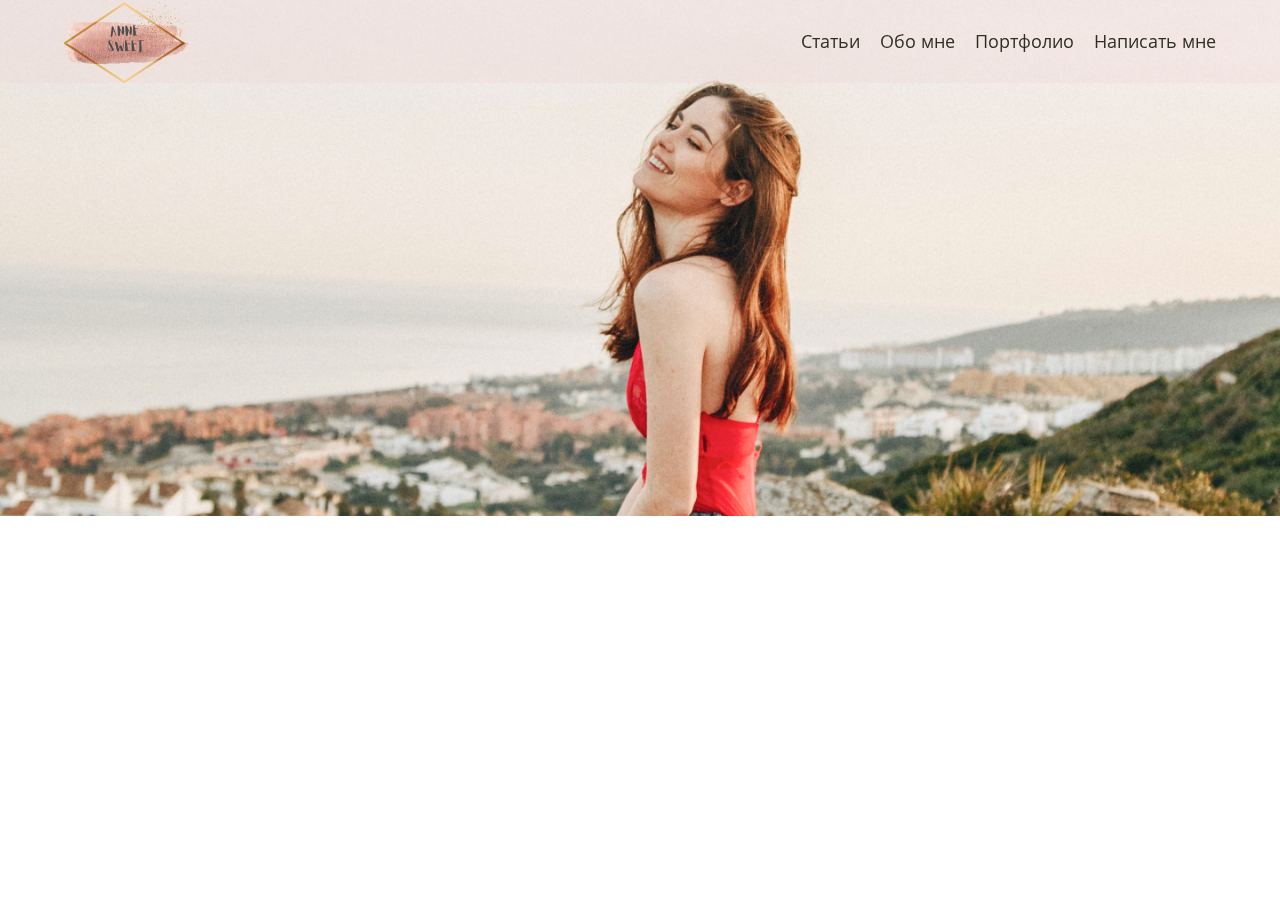
<file: index.html>
<!DOCTYPE html>
<html lang="ru">

<head>
  <meta charset="UTF-8">
  <meta name="viewport" content="width=device-width, initial-scale=1">
  <link rel="stylesheet" href="css/style.css">
  <title>Blog_Anne-Sweet</title>
</head>

<body>
  <div class="wrapper">
    <header class="header">
      <div class="header__container wrapper-content">
        <a class="logo-link" href="index.html">
          <img class="logo-img" src="img/logo.svg" width="130" alt="Anne Sweet">
        </a>
        <div class="header__menu menu">
          <div class="menu__icon">
            <span></span>
          </div>
          <nav class="menu__body">
            <ul class="menu__list">
              <li>
                <a class="menu__link" href="#article">Статьи</a>
                <span class="menu__arrow"></span>
                <ul class="menu__sub-list">
                  <li><a href="#" class="menu__sub-link">Путешествия</a></li>
                  <li><a href="#" class="menu__sub-link">О еде</a></li>
                  <li><a href="#" class="menu__sub-link">Истории</a></li>
                </ul>
              </li>
              <li><a class="menu__link" href="#about">Обо мне</a></li>
              <li><a class="menu__link" href="#portfolio">Портфолио</a></li>
              <li><a class="menu__link" href="#form">Написать мне</a></li>
            </ul>
          </nav>
        </div>
      </div>
    </header>
    <img src="img/Anne-travel.jpg" width="1440" height="581"
      alt="Улыбающаяся девушка, стоящая в полоборота на фона города и моря, которые находится внизу"
      class="main-poster">
  </div>
  <!--
  <main>
    <section class="articles section-wrapper" id="article">
        <div class="wrapper-content">
          <header class="section-header">
          <h2 class="section-title">Все статьи</h2>
          <div class="select">
            <select name="articles-filter" class="select-article">
              <option value="all" selected>Выбрать тему</option>
              <option value="travel">Путешествия</option>
              <option value="city">Город</option>
              <option value="books">Книги</option>
              <option value="photo">Фотографии</option>
              <option value="recipe">Рецепты</option>
              <option value="all">Все темы</option>
            </select>
          </div>
        </header>
          <ul class="articles-list">
          <li class="article-item" data-category="travel">
            <a class="blog-post" href="article.html">
              <img src="img/Berlin.jpg" alt="Улицы Берлина в августе" class="img-post">
              <h3 class="title-post">Путешествие в Берлин в августе</h3>
              <p class="text">Летний месяц я провела в столице Германии вместе с друзьями. И вот как это было!</p>
              <div class="wrapper-caption">
                <p class="tag">Теги: путешествия</p>
                <time class="date" datetime="2020-09-29">29.09.2020</time>
              </div>
            </a>
          </li>
          <li class="article-item" data-category="city">
            <a class="blog-post" href="article.html">
              <img src="img/Coldbrew.jpg" alt="Фотогеничное кофе в Москве" class="img-post">
              <h3 class="title-post">Где выпить колдбрю в Москве</h3>
              <p class="text">Собрала для вас список любимых кофеен,<br>где подают лучший летний напиток.</p>
              <div class="wrapper-caption">
                <p class="tag">Теги: город</p>
                <time class="date" datetime="2020-07-24">24.07.2020</time>
              </div>
            </a>
          </li>
          <li class="article-item" data-category="books">
            <a class="blog-post" href="article.html">
              <img src="img/Book.jpg" alt="Обзор книг" class="img-post">
              <h3 class="title-post">Прочитано: книжные рекомендации</h3>
              <p class="text">Рассказываю о прочитанных за последнее время книгах: фавориты и провалы.</p>
              <div class="wrapper-caption">
                <p class="tag">Теги: книги</p>
                <time class="date" datetime="2020-09-29">15.07.2020</time>
              </div>
            </a>
          </li>
          <li class="article-item" data-category="photo">
            <a class="blog-post" href="article.html">
              <img src="img/PhotoFilm.jpg" alt="Обзор книг" class="img-post">
              <h3 class="title-post">Снимки на плёнку</h3>
              <p class="text">Поделилась с вами весенними фотографиями, и секретами удачных снимков.</p>
              <div class="wrapper-caption">
                <p class="tag">Теги: фотографии</p>
                <time class="date" datetime="2020-06-29">29.06.2020</time>
              </div>
            </a>
          </li>
          <li class="article-item" data-category="recipe">
            <a class="blog-post" href="article.html">
              <img src="img/Cheesecake.jpg" alt="Фото чизкейка, который получится" class="img-post">
              <h3 class="title-post">Домашний чизкейк</h3>
              <p class="text">Что может быть лучше чизкейка с сезонными <br> ягодами? Только домашний чизкейк!</p>
              <div class="wrapper-caption">
                <p class="tag">Теги: рецепты</p>
                <time class="date" datetime="2020-06-24">24.06.2020</time>
              </div>
            </a>
          </li>
        </ul>
          <a href="article.html" class="section-button">Показать ещё</a>
        </div>
      </section>
    <section class="about section-wrapper" id="about">
        <h2 class="section-title">Обо мне</h2>
        <article class="about-author">
          <img src="img/About-me.jpg" alt="Фото Анны" class="author-photo">
          <div class="wrapper-text">
            <p class="text">
            Всем привет! Меня зовут Аня, и это мой личный блог. Здесь ты найдёшь рассказы о моих путешествиях, снимки  на плёнку, рецепты, обзоры на книги. В общем, тексты о том, что мне инетресно.
            </p>
            <p class="text">
            Я работаю копирайтером, поэтому мой блоге — это ещё и моё портфолио. Ниже размещены несколько моих лучших рабочих текстов. Буду рада новым сотрудничествам!
            </p>
            <p class="text">
            Если вы хотите написать мне — это можно сделать в соцсетях или через <a class="href-form" href="#form">форму</a>. Всегда приятно услышать обратную связь<br> от читателей и познакомиться поближе.
            </p>
            <p class="text">
            Приятного чтения!
            </p>
            <blockquote class="ann-quote">
            Я верю, что каждый раз пробуя новое, выходящее за зону моего комфорта, я действительно узнаю настояющую себя. 
            </blockquote>
          </div>
        </article>
      </section>
    <section class="portfolio section-wrapper" id="portfolio">
      <h2 class="section-title">Портфолио</h2>
      <div class="portfolio-items">
        <div class="blog-html item-portfolio">
          <div class="portfolio-descript">
            <h3 class="title-topic">Блог HTML Academy</h3>
            <h4 class="title-article">«Как учиться продуктивно»</h4>
            <p>Про основные методы обучения,<br>
            которые помогут быстро и надолго<br>
            запомнить информацию.</p>
          </div>
        </div>
        <div class="lnk-magazine item-portfolio">
          <div class="portfolio-descript">
            <h3 class="title-center">Журнал «LNK»</h3>
            <h4 class="title-article">«Зачем поцелуи нужны человеку?<br>И какие они бывают»</h4>
            <p class="outline">Поцелуи — повсеместная ежедневная<br>
            практика. Но зачем люди целуются?<br>
            Какие смысли вкладывают в этот ритуал?<br>
            И где корни этой практики?</p>
          </div>
        </div>
        <div class="tl-magazin item-portfolio">
          <div class="portfolio-descript">
            <h3 class="title-topic">Журнал «Т — Л»</h3>
            <h4 class="title-article">«Советы по эффективной<br>удалённой работе»</h4>
            <p>Поделилась лайфхаками, которые помогают<br>мне работать продуктивно из дома. </p>
          </div>
        </div>
      </div>
      <div class="wrapper-button">
        <a href="#" class="button-uppercase">Показать ещё</a>
      </div>
    </section>
    <section class="write-me section-wrapper" id="write">
        <h2 class="section-title">Написать мне</h2>
        <form action="#" method="post" class="feedback-form">
          <p class="input-wrapper">
            <label for="your-name" class="input-label">Ваше имя</label>
            <input name="your-name" id="your-name" type="text" class="text-input js-input" placeholder="Иван Иванов" required>
          </p>
          <p class="input-wrapper">
            <label for="email" class="input-label">Email</label>
            <input name="email" id="email" type="email" class="text-input js-input" placeholder="google@gmail.com" required>
          </p>
          <p class="input-wrapper-big">
            <label for="text-field" class="input-label">Сообщение</label>
            <textarea name="text" id="text-field" class="text-field js-message" placeholder="Напишите здесь ваше сообщение."></textarea>
          </p>
          <button class="section-button js-submit" type="submit">ОТПРАВИТЬ</button>
        </form>
      </section>
  </main>
  <footer>
    <div class="wrapper-ref">
      <a href="#">ВК</a>
      <a href="#">Телеграм</a>
      <a href="#">Инстаграм</a>
      <a href="#">Твиттер</a>
    </div>
  </footer>
-->
  <script src="js/filter.js"></script>
  <script src="js/script.js"></script>
</body>

</html>
</file>
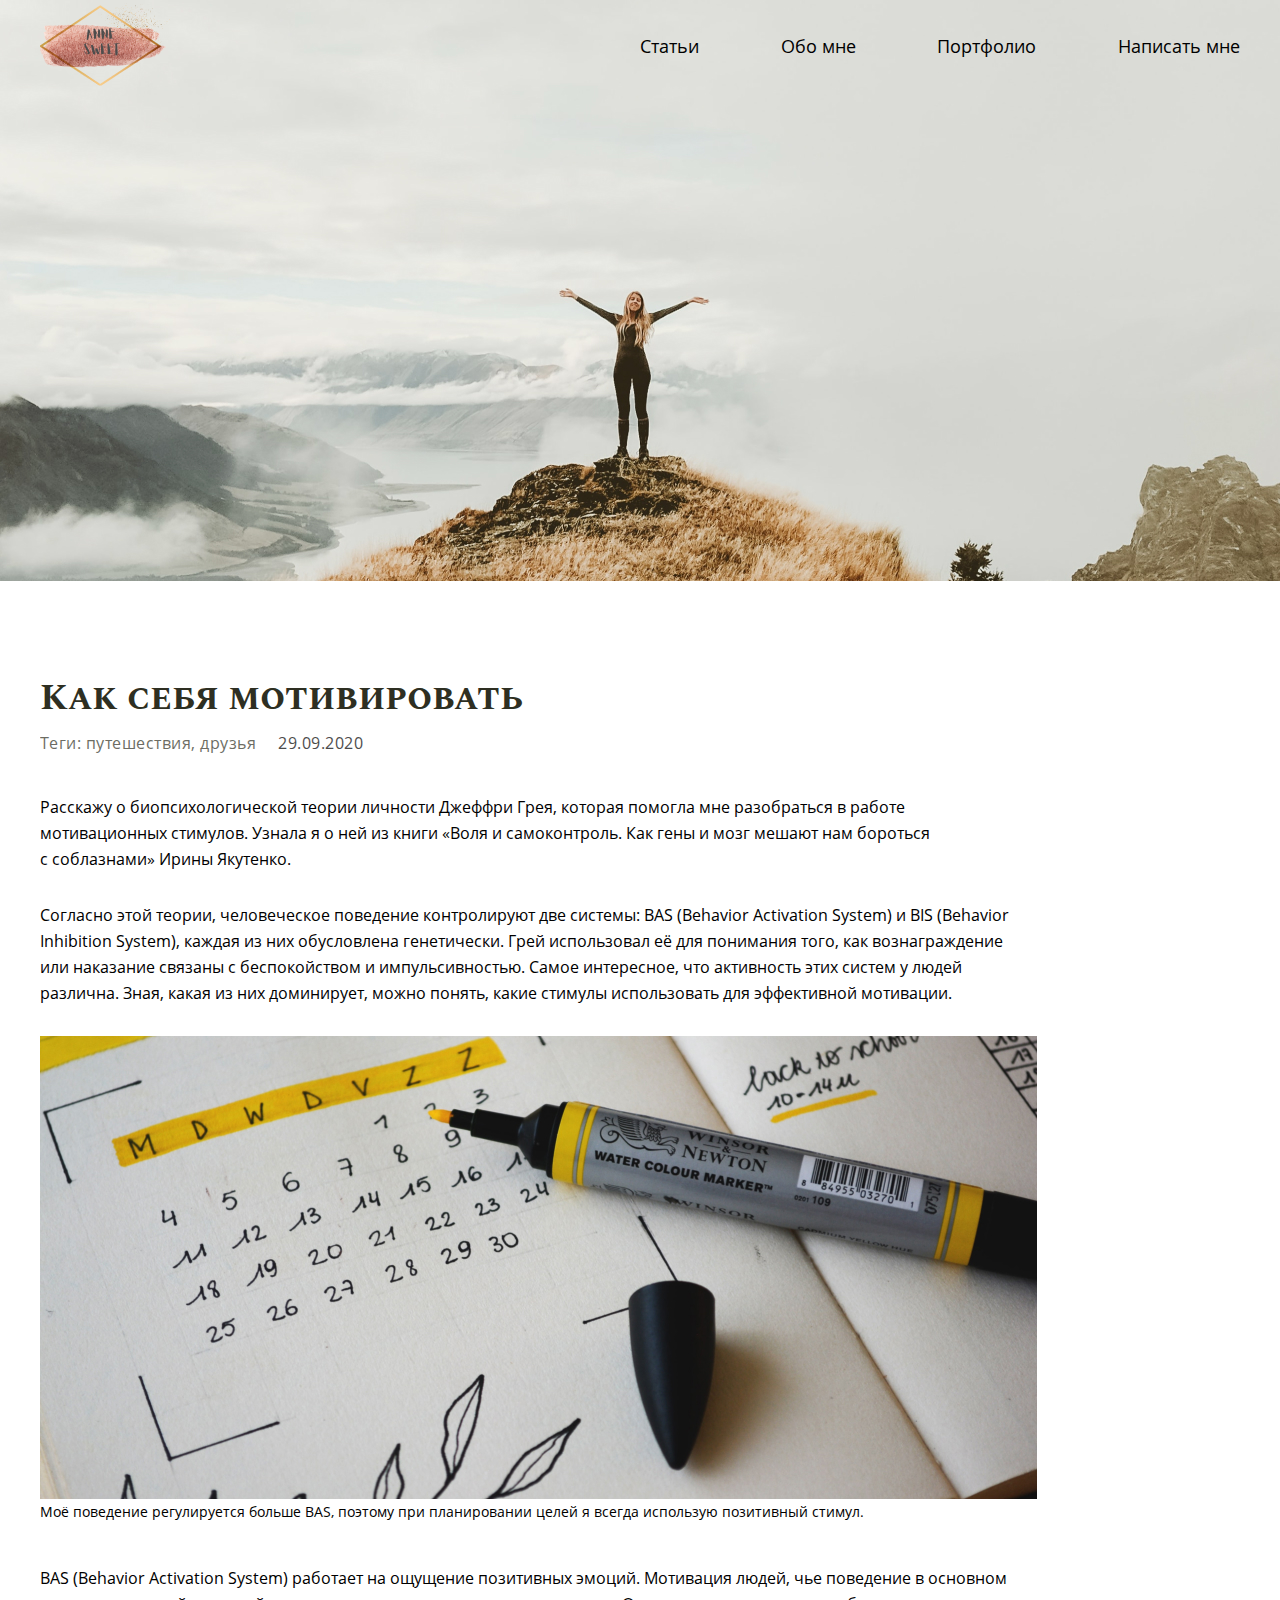
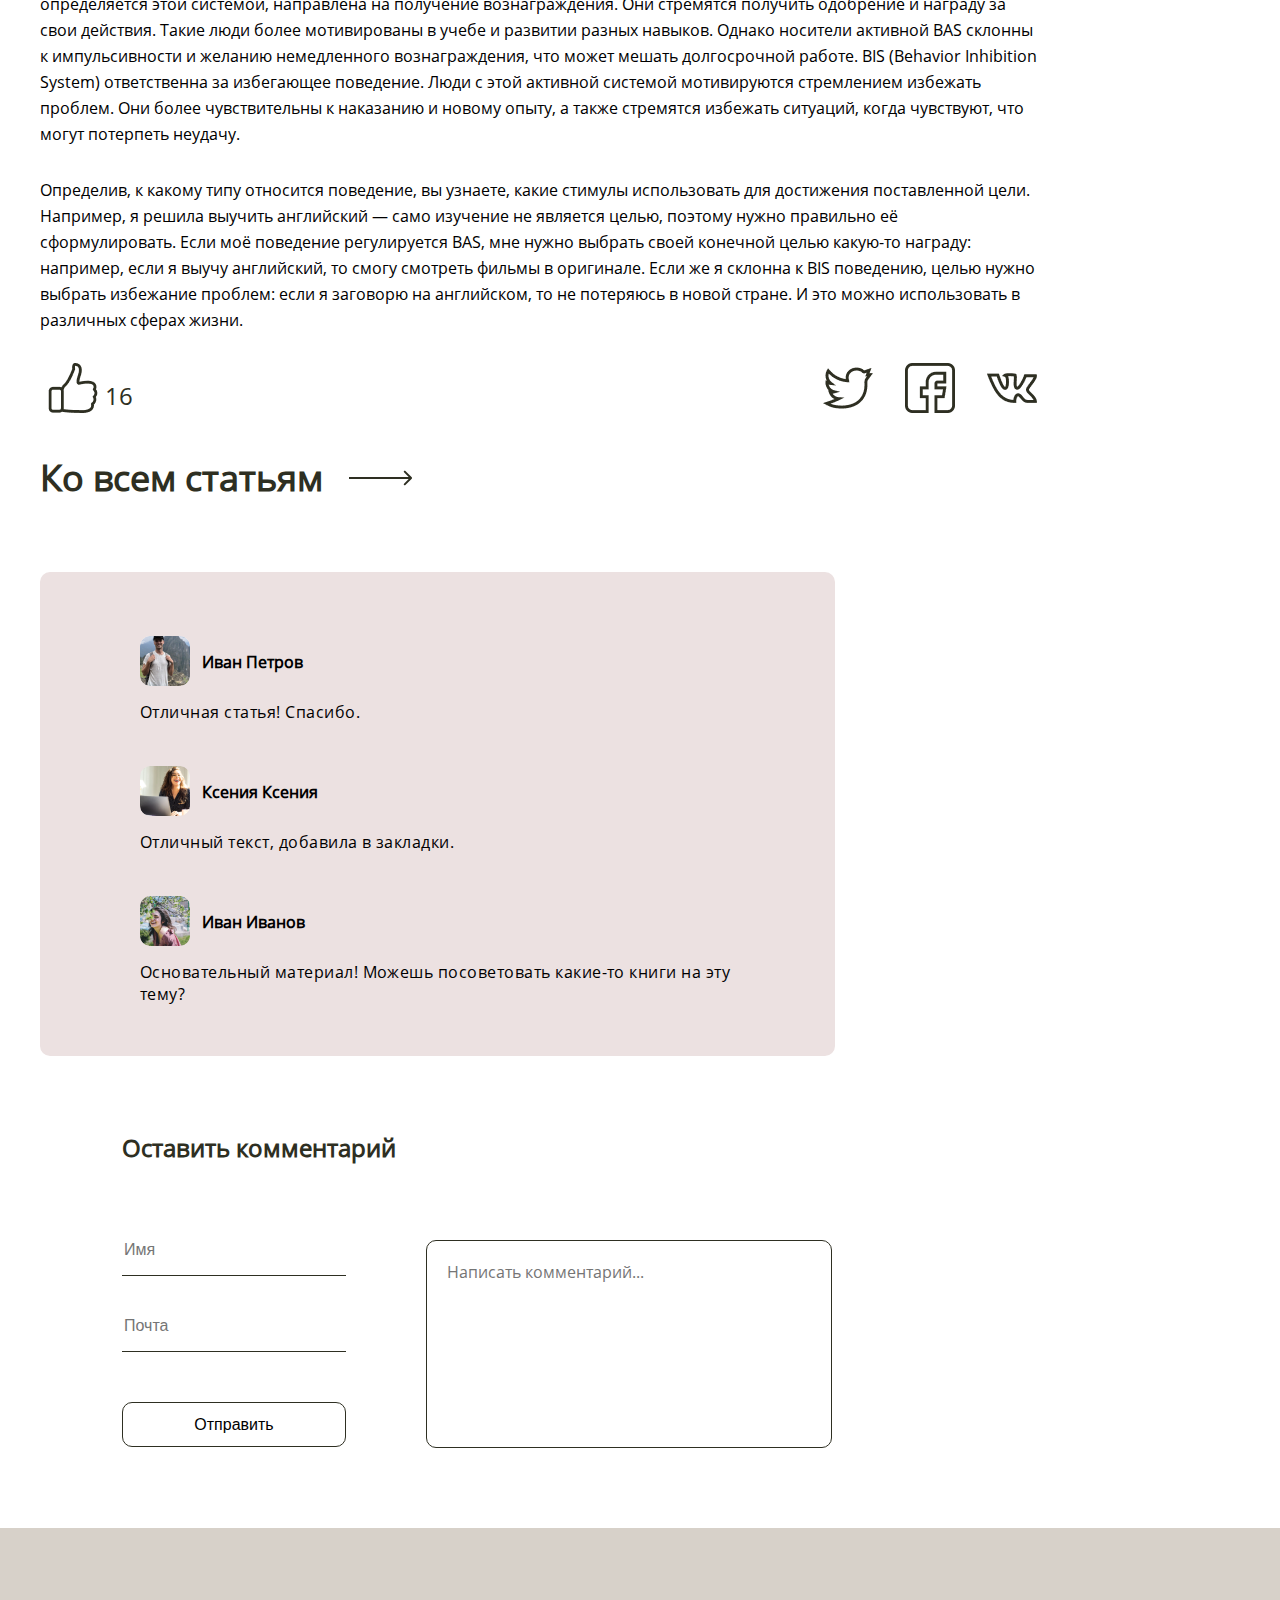
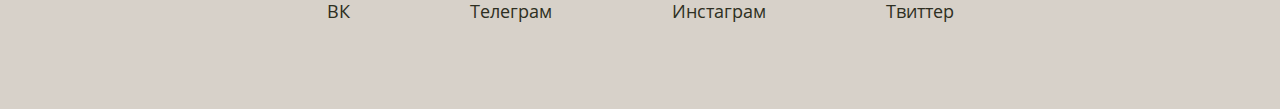
<file: article.html>
<!DOCTYPE html>
<html lang="ru">
<head>
  <meta charset="UTF-8">
  <link rel="stylesheet" type="text/css" href="css/style-article.css">
  <title>Blog_Anne-Sweet</title>
</head>
<body>
  <header class="navigation">
    <div class="background">
      <div class="wrapper">
        <a href="index.html"><img class="logo" src="img/logo.png" width="130" height="82.5" alt="Anne Sweet"></a>
        <nav class="pagination">
          <ul class="pages">
            <li class="item"><a href="#">Статьи</a></li>
            <li class="item"><a href="#">Обо мне</a></li>
            <li class="item"><a href="#">Портфолио</a></li>
            <li class="item"><a href="#">Написать мне</a></li>
          </ul>
        </nav>
      </div>
    </div>
  </header>
  
  <article class="article-motivation">
    <div class="wrapper-article">
      <h1>Как себя мотивировать</h1>
      <div class="wrapper-caption">
        <a href="#" class="tag">Теги: путешествия, друзья</a>
        <time datetime="2020-09-29">29.09.2020</time>
      </div>
      <p class="article-text">
        Расскажу о биопсихологической теории личности Джеффри Грея, которая помогла мне разобраться в работе<br> 
        мотивационных стимулов. Узнала я о ней из книги «Воля и самоконтроль. Как гены и мозг мешают нам бороться<br>
        с соблазнами» Ирины Якутенко.
      </p>
      <p class="article-text">
        Согласно этой теории, человеческое поведение контролируют две системы: BAS (Behavior Activation System) и BIS (Behavior<br>
        Inhibition System), каждая из них обусловлена генетически. Грей использовал её для понимания того, как вознаграждение<br>
        или наказание связаны с беспокойством и импульсивностью. Самое интересное, что активность этих систем у людей<br>
        различна. Зная, какая из них доминирует, можно понять, какие стимулы использовать для эффективной мотивации.
      </p>  
      <figure>
        <div class="calendar"></div>
        <figcaption>Моё поведение регулируется больше BAS, поэтому при планировании целей я всегда использую позитивный стимул.</figcaption>
      </figure>  
      <p class="article-text">
        BAS (Behavior Activation System) работает на ощущение позитивных эмоций. Мотивация людей, чье поведение в основном
        определяется этой системой, направлена на получение вознаграждения. Они стремятся получить одобрение и награду
        за свои действия. Такие люди более мотивированы в учебе и развитии разных навыков. Однако носители активной BAS
        склонны к импульсивности и желанию немедленного вознаграждения, что может мешать долгосрочной работе.
        BIS (Behavior Inhibition System) ответственна за избегающее поведение. Люди с этой активной системой мотивируются стремлением избежать проблем. Они более чувствительны к наказанию и новому опыту, а также стремятся избежать ситуаций, когда чувствуют, что могут потерпеть неудачу.
      </p>
      <p class="article-text">
        Определив, к какому типу относится поведение, вы узнаете, какие стимулы использовать для достижения поставленной цели. Например, я решила выучить английский — само изучение не является целью, поэтому нужно правильно её сформулировать. Если моё поведение регулируется BAS, мне нужно выбрать своей конечной целью какую-то награду: например, если я выучу английский, то смогу смотреть фильмы в оригинале. Если же я склонна к BIS поведению, целью нужно выбрать избежание проблем: если я заговорю на английском, то не потеряюсь в новой стране. И это можно использовать в различных сферах жизни.
      </p>
      <div class="container-social">
        <div class="wrapper-like">
          <button class="like" type="button">
            <span class="likes-number">16</span>
          </button>  
        </div>
        <div class="social">
		  <ul>
		    <li class="social-btn"><a href="https://twitter.com"></a></li>
		    <li class="social-btn"><a href="https://facebook.com"></a></li>
		    <li class="social-btn"><a href="https://vk.com"></a></li>
		  </ul>
        </div>
      </div>
      <a class="all-articles" href="index.html">Ко всем статьям</a>


      
    </div>
  </article>
  
  <section class="container-comments">  
  <div class="wrapper-comments">
    <ul class="comment-list">
      <li class="comment">
        <img class="comment-img" src="img/Comment-1.jpg" alt="Avatar-1">
        <span class="comment-autor">Иван Петров</span>
        <p class="comment-text">Отличная статья! Спасибо.</p>
      </li>
      <li class="comment">
        <img class="comment-img" src="img/Comment-2.png" alt="Avatar-2">
        <span class="comment-autor">Ксения Ксения</span>
        <p class="comment-text">Отличный текст, добавила в закладки.</p>
      </li>
      <li class="comment">
        <img class="comment-img" src="img/Comment-3.png" alt="Avatar-3">
        <span class="comment-autor">Иван Иванов</span>
        <p class="comment-text">Основательный материал! Можешь посоветовать какие-то книги на эту тему?</p>
      </li>
    </ul>
  </div>
  <div class="wrapper-form">
    <h2 class="comment-title">Оставить комментарий</h2>
    <form class="comment-form" action="">
      <div class="left-form">
        <input  class="name-autor" type="text" name="username" id="username" placeholder="Имя" required>
        <input class="email-input" type="email" name="email" id="email" placeholder="Почта" required>
        <button type="submit" class="comment-add submit-button">Отправить</button>  
      </div>
      <div class="right-form">
        <textarea class="input-comment" name="comment" id="coment" rows="10" placeholder="Написать комментарий..."></textarea>
      </div> 
    </form>
  </div>
</section>
  
  <footer>
    <div class="wrapper-ref">
      <a href="#">ВК</a>
      <a href="#">Телеграм</a>
      <a href="#">Инстаграм</a>
      <a href="#">Твиттер</a>
    </div>
  </footer>  
  <script src="js/comment.js"></script>      
</body>
</html>
</file>
<file: css/style.css>
@font-face {
    font-family: 'Spectral SC';
    src: url(../fonts/SpectralSC-Bold.ttf);
}

@font-face {
    font-family: 'Open Sans';
    src: url(../fonts/OpenSans-Regular.ttf);
}

@font-face {
    font-family: 'Open Sans Italic';
    src: url(../fonts/OpenSans-Italic.ttf);
}

* {
    margin: 0;
    font-family: 'Open Sans', sans-serif;
    font-size: 16px;
    line-height: 26px;
    font-weight: normal;
    -webkit-box-sizing: border-box;
    box-sizing: border-box;
}

*::before,
*::after {
    box-sizing: border-box;
}

body {
    min-height: 100vh;
    text-rendering: optimizeSpeed;
    line-height: 1.5;
    color: #2e2f22;
    font-family: 'Open Sans', sans-serif;
    scroll-behavior: smooth;
}

/* Элементы a, у которых нет класса, сбрасываем до дефолтных стилей */
a:not([class]) {
    text-decoration: auto;
}

a[class] {
    text-decoration: none;
    transition: all 0.3s ease 0s;
}

a[class]:hover {
    opacity: 0.8;
    transition: all 0.3s ease 0s;
}

/* Удаляем стандартную стилизацию для всех ul и il, у которых есть атрибут class + убираем внутренние отступы*/
ul[class],
ol[class] {
    list-style: none;
}

/* Убираем внешние отступы */
body,
h1,
h2,
h3,
h4,
p,
ul,
ol[class],
li,
figure,
figcaption,
blockquote,
dl,
dd {
    margin: 0;
}

body._lock {
    overflow: hidden;
}

img {
    max-width: 100%;
    display: block;
}

/* Наследуем шрифты для инпутов и кнопок */
input,
button,
textarea,
select {
    font: inherit;
}

button,
button:active,
button:focus,
select {
    outline: none !important;
}

.wrapper {
    max-width: 100%;
}

.wrapper-content {
    max-width: 1160px;
    width: 90%;
    margin: 0 auto;
}

@media screen and (max-width : 1024px) {

    .wrapper-content {
        max-width: 900px;
        width: 90%;
    }

}

/* 
@media screen and (max-width : 767px) {

    .wrapper-content {
        max-width: 700px;
        width: 95%;
    }

} */


/*HEADER*/
.header {
    position: fixed;
    top: 0;
    left: 0;
    width: 100%;
    z-index: 10;
    background-color: rgba(243, 214, 214, 0.309);
    min-height: 70px;
    display: flex;
    align-items: center;
}

.header__container {
    display: flex;
    align-items: center;
    justify-content: space-between;
}

.menu__icon {
    display: none;
}

.logo-link {
    display: block;
    min-width: 65px;
    width: 15%;
    height: auto;
    position: relative;
    z-index: 5;
}

.menu__list {}

.menu__list>li {
    position: relative;
    margin-left: 20px;
}

.menu__sub-list {
    position: absolute;
    top: 100%;
    right: 0;
    background-color: rgba(243, 214, 214, 1);
    padding: 15px;
    min-width: 180px;
}

.menu__sub-list>li {
    margin-bottom: 10px;
}

.menu__sub-list>li:last-child {
    margin-bottom: 0;
}

.menu__sub-link {
    color: #ffffff;
}

.menu__link,
.menu__sub-link {
    display: inline-block;
    font-size: 18px;
    color: #2e2f22;
    border-bottom: 0px solid #386ed6;
}

.menu__link:hover,
.menu__sub-link:hover {
    color: #386ed6;
    border-bottom: 1px solid #386ed6;
}

.main-poster {
    width: 100%;
    height: auto;
    position: absolute;
    top: 0;
    left: 0;
    z-index: -1;
}

.menu__arrow {
    display: none;
}

/*----------------------------*/
/*Стили для версии сайта на экране ПК и на экране с тачскрином*/

body._pc .menu__list>li:hover .menu__sub-list {
    opacity: 1;
    visibility: visible;
    transform: translate(0px, 0px);
    pointer-events: all;
}

body._touch .menu__list>li {
    display: flex;
    align-items: center;
}

body._touch .menu__link {
    flex: 1 1 auto;
}

body._touch .menu__arrow {
    display: block;
    margin: 4px 0 0 8px;
    width: 0;
    height: 0;
    border-left: 5px solid transparent;
    border-right: 5px solid transparent;
    border-top: 10px solid rgb(245, 179, 179);
    transition: transform 0.3s ease 0s;
}

body._touch .menu__list>li._active .menu__sub-list {
    opacity: 1;
    visibility: visible;
    transform: translate(0px, 0px);
    pointer-events: all;
}

body._touch .menu__list>li._active .menu__arrow {
    transform: rotate(-180deg);
}


/*----------------------------*/
@media screen and (min-width : 767px) {

    .menu__list {
        display: flex;
        align-items: center;
    }

    .menu__list>li {
        padding: 10px 0;
    }

    .menu__sub-list {
        transform: translate(0px, 10%);
        opacity: 0;
        visibility: hidden;
        transition: all 0.3s ease 0s;
        pointer-events: none;
    }
}

@media screen and (max-width : 767px) {
    .menu__icon {
        display: block;
        z-index: 5;
        position: relative;
        width: 30px;
        height: 18px;
        cursor: pointer;
    }

    .menu__icon span,
    .menu__icon::before,
    .menu__icon::after {
        position: absolute;
        left: 0;
        height: 10%;
        width: 100%;
        transition: all 0.3s ease 0s;
        background-color: #fff;
    }

    .menu__icon::before,
    .menu__icon::after {
        content: '';
    }

    .menu__icon::before {
        top: 0;
    }

    .menu__icon::after {
        bottom: 0;
    }

    .menu__icon span {
        top: 50%;
        transform: scale(1) translate(0px, -50%);
    }

    .menu__icon._active span {
        transform: scale(0) translate(0px, -50%);
    }

    .menu__icon._active::before {
        top: 50%;
        transform: rotate(-45deg) translate(0px, -50%);
    }

    .menu__icon._active::after {
        top: 50%;
        transform: rotate(45deg) translate(0px, -50%);
    }

    .menu__body {
        position: fixed;
        top: 0;
        left: -100%;
        width: 100%;
        height: 100%;
        background-color: rgba(107, 76, 76, 0.9);
        padding: 100px 30px 30px 30px;
        transition: left 0.3s ease 0s;
        overflow: auto;
    }

    .menu__body._active {
        left: 0;
    }

    .menu__body::before {
        content: '';
        position: fixed;
        width: 100%;
        top: 0;
        left: 0;
        height: 70px;
        background-color: rgba(243, 214, 214, 1);
        z-index: 2;
    }


    .menu__list {
        padding: 0;
    }

    .menu__list>li {
        flex-wrap: wrap;
        margin: 0px 0px 30px 0px;
    }

    .menu__list>li:last-child {
        margin-bottom: 0;
    }

    .menu__list>li._active .menu__sub-list {
        display: block;
    }

    .menu__link {
        font-size: 24px;
        color: #fff;
    }

    .menu__sub-list {
        position: relative;
        flex: 1 1 100%;
        margin: 20px 0px 0px 0px;
        background-color: rgba(243, 214, 214, 0.7);
        display: none;
    }

    .menu__sub-link {
        font-size: 20px;
    }

    .main-poster {
        top: 70px;
    }
}



/*SECTION .ALL-ARTICLES*/
.articles {
    padding-top: 70px;
    display: -webkit-box;
    display: -ms-flexbox;
    display: flex;
    -webkit-box-orient: vertical;
    -webkit-box-direction: normal;
    -ms-flex-direction: column;
    flex-direction: column;
    -webkit-box-align: center;
    -ms-flex-align: center;
    align-items: center;
    margin-bottom: 80px;
}

.section-header {
    display: -webkit-box;
    display: -ms-flexbox;
    display: flex;
    -webkit-box-pack: justify;
    -ms-flex-pack: justify;
    justify-content: space-between;
    -webkit-box-align: center;
    -ms-flex-align: center;
    align-items: center;
    width: 100%;
    margin-bottom: 43px;
}

.section-title {
    font-family: 'Spectral SC', serif;
    font-size: 36px;
    font-weight: 700;
    color: #2e2f22;
    line-height: 65px;
}

.select {
    position: relative;
    margin-left: 30px;
}

.select-article {
    height: 100%;
    border: none;
    border-radius: 10px;
    font-size: 16px;
    line-height: 22px;
    background: url(../img/Arrow-down.png) 90% 50%/20px 20px no-repeat #d7d1c9;
    padding: 12px 74px 12px 20px;
    -webkit-box-sizing: border-box;
    box-sizing: border-box;
    -webkit-appearance: none;
    -moz-appearance: none;
    appearance: none;
    -webkit-transition: all 0.5s ease;
    transition: all 0.5s ease;
}

.select-article:hover {
    background-color: #e8e6d8;
    -webkit-transition: all 0.5s ease;
    transition: all 0.5s ease;
}

.articles-list {
    width: 100%;
    display: -webkit-box;
    display: -ms-flexbox;
    display: flex;
    -webkit-box-orient: horizontal;
    -webkit-box-direction: normal;
    -ms-flex-direction: row;
    flex-direction: row;
    -ms-flex-wrap: wrap;
    flex-wrap: wrap;
    -webkit-box-pack: start;
    -ms-flex-pack: start;
    justify-content: flex-start;
    list-style: none;
    margin: 0;
    padding: 0;
}

.article-item {
    width: 387px;
    margin-right: 19px;
    margin-bottom: 62px;
}

.article-item:nth-of-type(3n),
.article-item:nth-of-type(5) {
    margin-right: 0;
}

.hidden {
    display: none;
}

.blog-post {
    position: relative;
    display: -webkit-box;
    display: -ms-flexbox;
    display: flex;
    -webkit-box-orient: vertical;
    -webkit-box-direction: normal;
    -ms-flex-direction: column;
    flex-direction: column;
    text-decoration: none;
    color: #2e2f22;
    height: 100%;
}

.img-post {
    margin-bottom: 27px;
    border-radius: 10px;
    -webkit-transition: all 0.3s ease;
    transition: all 0.3s ease;
}

.title-post {
    font-family: 'Spectral SC', serif;
    font-size: 18px;
    font-weight: 700;
    line-height: 27px;
    margin-bottom: 8px;
}

.text {
    margin-bottom: 12px;
}

.wrapper-caption {
    display: -webkit-box;
    display: -ms-flexbox;
    display: flex;
    -webkit-box-pack: justify;
    -ms-flex-pack: justify;
    justify-content: space-between;
    opacity: 70%;
}

.tag {
    color: #2e2f22;
}

.article-item:nth-child(4),
.article-item:nth-child(5) {
    width: 590px;
    min-height: 552px;
    -webkit-transition: all 0.3s ease;
    transition: all 0.3s ease;
}

.article-item:nth-child(4) .blog-post,
.article-item:nth-child(5) .blog-post {
    -webkit-box-pack: end;
    -ms-flex-pack: end;
    justify-content: flex-end;
    padding-left: 80px;
    padding-right: 80px;
    padding-bottom: 61px;
    -webkit-box-sizing: border-box;
    box-sizing: border-box;
}

.article-item:nth-child(4) .img-post,
.article-item:nth-child(5) .img-post {
    position: absolute;
    left: 0;
    top: 0;
    z-index: -1;
}

.article-item:nth-child(4) .title-post,
.article-item:nth-child(5) .title-post {
    font-size: 20px;
    line-height: 30px;
    color: #ffffff;
}

.article-item:nth-child(4) .text,
.article-item:nth-child(5) .text {
    font-size: 18px;
    line-height: 28px;
    color: #ffffff;
}

.article-item:nth-child(4) .tag,
.article-item:nth-child(5) .tag,
.article-item:nth-child(4) .date,
.article-item:nth-child(5) .date {
    color: #ffffff;
}

.section-button {
    display: inline-block;
    vertical-align: middle;
    padding: 12px 58px;
    margin: 0 auto;
    margin-top: 40px;
    text-decoration: none;
    font-size: 16px;
    line-height: 22px;
    color: #202117;
    border: 1px solid #202117;
    -webkit-box-sizing: border-box;
    box-sizing: border-box;
    border-radius: 10px;
    -webkit-transition: all 0.5s ease;
    transition: all 0.5s ease;
}

.section-button:hover {
    background-color: #d7d1c9;
    border: 1px solid #d7d1c9;
    -webkit-transition: all 0.3s ease;
    transition: all 0.3s ease;
}

.img-post:hover {
    -webkit-transform: scale(1.02);
    transform: scale(1.02);
    -webkit-transition: all 0.3s ease;
    transition: all 0.3s ease;
}

.article-item:nth-child(4):hover,
.article-item:nth-child(5):hover {
    -webkit-transform: scale(1.02);
    transform: scale(1.02);
    -webkit-transition: all 0.3s ease;
    transition: all 0.3s ease;
}

/*ABOUT*/
.about {
    margin-bottom: 90px;
    display: -webkit-box;
    display: -ms-flexbox;
    display: flex;
    -webkit-box-orient: vertical;
    -webkit-box-direction: normal;
    -ms-flex-direction: column;
    flex-direction: column;
    -webkit-box-align: center;
    -ms-flex-align: center;
    align-items: center;
}

.about-author {
    display: -webkit-box;
    display: -ms-flexbox;
    display: flex;
    -webkit-box-orient: horizontal;
    -webkit-box-direction: normal;
    -ms-flex-direction: row;
    flex-direction: row;
    -webkit-box-pack: justify;
    -ms-flex-pack: justify;
    justify-content: space-between;
    margin-top: 40px;
}

.author-photo {
    -ms-flex-item-align: start;
    align-self: flex-start;
    margin-right: 40px;
    border-radius: 15px;
}

.wrapper-text {
    margin-top: 40px;
}

.about .text {
    padding-right: 75px;
    margin-bottom: 25px;
}

.href-form {
    font-family: 'Open Sans', sans-serif;
    font-size: 16px;
    font-weight: 400;
    line-height: 26px;
    color: #2e2f22;
}

.ann-quote {
    font-family: 'Open Sans Italic', sans-serif;
    font-weight: normal;
    font-size: 30px;
    line-height: 40px;
    position: relative;
    margin: 0;
    margin-top: 115px;
}

.ann-quote:before {
    content: '';
    display: block;
    width: 3px;
    height: calc(100% + 50px);
    background-color: #D7D1C9;
    position: absolute;
    left: -23px;
    top: -25px;
}


/*PORTFOLIO*/
.portfolio {
    text-align: center;
    margin-bottom: 85px;
}

.portfolio-items {
    display: -webkit-box;
    display: -ms-flexbox;
    display: flex;
    -webkit-box-pack: justify;
    -ms-flex-pack: justify;
    justify-content: space-between;
    margin-top: 50px;
}

.item-portfolio {
    border-radius: 10px;
    -webkit-box-shadow: 2px 2px 5px rgba(0, 0, 0, 0.2);
    box-shadow: 2px 2px 5px rgba(0, 0, 0, 0.2);
}

.blog-html {
    background: url(../img/blog-html.jpg) no-repeat;
    width: 387px;
    height: 525px;
    background-size: cover;
}

.lnk-magazine {
    background: url(../img/Kiss.jpg) no-repeat;
    width: 387px;
    height: 525px;
    color: #ffffff;
    background-size: cover;
}

.outline {
    text-shadow: black 0.5px 0.5px 0, black -0.5px -0.5px 0,
        black -0.5px 0.5px 0, black 0.5px -0.5px 0;
}

.tl-magazin {
    background: url(../img/Job-tips.jpg) no-repeat;
    width: 387px;
    height: 525px;
    background-size: cover
}

.portfolio-descript h3 {
    font-size: 20px;
}


.portfolio-descript {
    text-align: center;
    margin-top: 38%;
}

.title-topic {
    color: #2e2f22;
    font-family: 'Spectral SC', serif;
    font-size: 20px;
    font-weight: 700;
    line-height: 30.44px;
}

.title-center {
    color: #fff;
    font-family: 'Spectral SC', serif;
    font-size: 20px;
    font-weight: 700;
    line-height: 30.44px;
}

.title-article {
    margin-top: 45px;
    margin-bottom: 20px;
    font-family: 'Spectral SC', serif;
    font-size: 18px;
    font-weight: 700;
    line-height: 1.6em;
}

.button-uppercase {
    display: inline-block;
    padding: 12px 50px;
    margin-top: 105px;
    border: 1px solid black;
    border-radius: 10px;
    text-align: center;
    text-decoration: none;
    font-family: 'Open Sans', sans-serif;
    font-size: 16px;
    color: #2e2f22;
    text-transform: uppercase;
}


/*CONTACT*/
.write-me {
    display: -moz-flex;
    display: -ms-flex;
    display: -o-flex;
    display: -webkit-box;
    display: -ms-flexbox;
    display: flex;
    -webkit-box-orient: vertical;
    -webkit-box-direction: normal;
    -ms-flex-direction: column;
    flex-direction: column;
    -webkit-box-align: center;
    -ms-flex-align: center;
    align-items: center;
    margin-bottom: 85px;
}

.feedback-form {
    background-image: url(../img/Form-bg.jpg);
    -webkit-backdrop-filter: blur(8px);
    backdrop-filter: blur(8px);
    background-size: cover;
    width: 996px;
    padding: 52px 80px 58px;
    -webkit-box-sizing: border-box;
    box-sizing: border-box;
    display: -moz-flex;
    display: -ms-flex;
    display: -o-flex;
    display: -webkit-box;
    display: -ms-flexbox;
    display: flex;
    -webkit-box-orient: horizontal;
    -webkit-box-direction: normal;
    -ms-flex-direction: row;
    flex-direction: row;
    -webkit-box-pack: justify;
    -ms-flex-pack: justify;
    justify-content: space-between;
    -ms-flex-wrap: wrap;
    flex-wrap: wrap;
    margin-top: 44px;
}

.input-wrapper {
    width: 407px;
    display: -webkit-box;
    display: -ms-flexbox;
    display: flex;
    -webkit-box-orient: vertical;
    -webkit-box-direction: normal;
    -ms-flex-direction: column;
    flex-direction: column;
    -webkit-box-pack: end;
    -ms-flex-pack: end;
    justify-content: flex-end;
    margin-bottom: 20px;
    margin-top: 0;
}

.input-wrapper-big {
    width: 100%;
    display: -webkit-box;
    display: -ms-flexbox;
    display: flex;
    -webkit-box-orient: vertical;
    -webkit-box-direction: normal;
    -ms-flex-direction: column;
    flex-direction: column;
    margin-bottom: 20px;
    margin-top: 0;
}

.input-label {
    font-family: 'Spectral SC', 'Times New Roman', serif;
    font-weight: bold;
    font-size: 18px;
    line-height: 28px;
    margin-bottom: 12px;
}

.text-input {
    width: 100%;
    font-size: 16px;
    line-height: 22px;
    color: #202117B3;
    background: rgba(255, 255, 255, 0.4);
    border: 1px solid #202117;
    -webkit-box-sizing: border-box;
    box-sizing: border-box;
    border-radius: 10px;
    padding: 20px;
    -webkit-transition: all 0.5s ease;
    transition: all 0.5s ease;
}

.text-input:hover,
.text-input:focus,
.text-field:hover,
.text-field:focus {
    background-color: white;
    border-color: #000;
    color: black;
    outline: none;
    -webkit-transition: all 0.5s ease;
    transition: all 0.5s ease;
}

.text-field {
    width: 100%;
    font-size: 16px;
    line-height: 22px;
    color: #202117B3;
    background: rgba(255, 255, 255, 0.4);
    border: 1px solid #202117;
    -webkit-box-sizing: border-box;
    box-sizing: border-box;
    border-radius: 10px;
    padding: 20px;
    min-height: 293px;
    resize: none;
}

.feedback-form .section-button {
    background-color: transparent;
    text-transform: uppercase;
    margin-top: 0px;
}

/*FOOTER*/
footer {
    background-color: #D7D1C9;
    width: 100%;
    min-width: 1200px;
    height: 181px;
}

.wrapper-ref {
    display: -webkit-box;
    display: -ms-flexbox;
    display: flex;
    height: inherit;
    width: 1200px;
    margin: auto;
    -webkit-box-pack: center;
    -ms-flex-pack: center;
    justify-content: center;
    -webkit-box-align: center;
    -ms-flex-align: center;
    align-items: center;
}

.wrapper-ref a {
    margin: 0 60px 15px 60px;
    text-decoration: none;
    color: #2e2f22;
    font-family: 'Open Sans', sans-serif;
    font-size: 18px;
}


/*ARTICLE.HTML*/

/*HEADER*/
</file>
<file: css/style-article.css>
@font-face {
  font-family: 'Spectral SC';
  src: url(../fonts/SpectralSC-Bold.ttf);
}

@font-face {
  font-family: 'Open Sans';
  src: url(../fonts/OpenSans-Regular.ttf);
}

*{
  margin:0;
}

.body {
  color: #2e2f22;
}

p {
  font-family: 'Open Sans', sans-serif;
  font-size: 16px;
  font-style: normal;
  font-weight: 400;
  line-height: 1.8em;
  letter-spacing: 0.03em;
}

/*HEADER*/
.background {
  background: url(../img/Article-bg.jpg) no-repeat center;
  margin: 0 auto;
  -webkit-box-sizing: border-box;
  box-sizing: border-box;
  width: 100%;
  min-width: 1200px;
  height: 581px;
  background-size: cover;
  padding: 0;
}


.wrapper {
  height: 82.5px;
  width: 1200px;
  margin: auto;
  display: -webkit-box;
  display: -ms-flexbox;
  display: flex;
  -webkit-box-pack: justify;
  -ms-flex-pack: justify;
  justify-content: space-between;
  -webkit-box-align: center;
  -ms-flex-align: center;
  align-items: center;
  padding: 5px 0;
}

.pages {
  padding-left: 0;
  margin: 0;
  list-style: none;
  display: -webkit-box;
  display: -ms-flexbox;
  display: flex;
  width: 600px;
  max-width: 100%;
  min-width: 50%;
  -webkit-box-pack: justify;
  -ms-flex-pack: justify;
  justify-content: space-between;
}

.item a {
  text-decoration: none;
  color: black;
  font-family: Open Sans, sans-serif;
  font-size: 18px;
}

/*SECTION.ARTICLES-MOTIVATION*/

section, 
article {
  margin: 100px auto 0 auto;
  width: 1200px;
}

.wrapper-article {
  width: 997px;
}

h1,h2 {
  font-family: Spectral SC, serif;
  font-size: 36px;
  font-weight: 700;
  color: #2e2f22;
  line-height: 1em;
}

h1 {
  margin-bottom: 15px;
}

.wrapper-caption {
  margin-bottom: 40px;
  font-family: 'Open Sans', sans-serif;
  font-size: 16px;
  opacity: 70%;
  letter-spacing: 0.03em;
  
}

.tag {
  text-decoration: none;
  color: #2e2f22;
}

time {
  margin-left: 18px;
}

.article-text {
  line-height: 26px;
  letter-spacing: 0;
  margin-bottom: 30px;
}

.calendar {
  background: url(../img/Calendar.jpg) no-repeat;
  width: 997px;
  height: 463px;
}

figcaption {
  margin-bottom: 40px;
  font-family: 'Open Sans', sans-serif;
  font-size: 14px;
  line-height: 26px;
}

.container-social {
  display: -webkit-box;
  display: -ms-flexbox;
  display: flex;
  -webkit-box-pack: justify;
  -ms-flex-pack: justify;
  justify-content: space-between;
  -webkit-box-align: center;
  -ms-flex-align: center;
  align-items: center;
}

.wrapper-like {
  display: block;
  width: 100px;
  height: 50px;
}

button,
button:active,
button:focus {
  outline: none !important;
}

.like {
  width: 50px;
  height: 50px;
  padding: 20px 0 0 65px;
  float: left;
  border: none;
  background: url(../img/like.png) center center no-repeat;
}

.wrapper-like span {
  height: 50px;
  display: inline-block;
  -webkit-box-sizing: border-box;
  box-sizing: border-box;
  font-family: 'Open Sans', sans-serif;
  font-size: 24px;
  line-height: 26px;
  color: #2e2f22;
}

.social ul {
  width: 214px;
  float: right;
  display: -webkit-box;
  display: -ms-flexbox;
  display: flex;
  -webkit-box-pack: justify;
  -ms-flex-pack: justify;
  justify-content: space-between;
  padding: 0;
}

.social-btn {
  width: 50px;
  height: 50px;
  list-style: none;
}

.social-btn:first-child {
  background: url(../img/twitter.png);
}

.social-btn:nth-child(2) {
  background: url(../img/facebook.png);
}

.social-btn:last-child {
  background: url(../img/vk.png);
}

.social-btn a {  
  width: 50px;
  height: 50px;
  display: inline-block;
  text-decoration: none;
}

.all-articles {
  display: inline-block;
  margin-top: 40px; 
  text-decoration: none;
  font-family: 'Open Sans', sans-serif;
  font-size: 36px;
  line-height: 49px;
  font-weight: 700;
  color: #2e2f22;
  background: url(../img/Arrow.svg) center right no-repeat;
  padding-right: 90px;
}

/*SECTION-COMMENTS*/
  /* comments-style */
.container-comments {
 width: 1200px;
 margin: 70px auto 80px auto;
}

.wrapper-comments {
  width: 795px;
  min-height: 429px;
  background-color: #ECE1E1;
  border-radius: 10px;
}

.comment-list {
  padding: 44px 80px 50px 100px;
  width: 100%;
  min-height: 429px;
  -webkit-box-sizing: border-box;
  box-sizing: border-box;
  display: -webkit-box;
  display: -ms-flexbox;
  display: flex;
  -webkit-box-orient: vertical;
  -webkit-box-direction: normal;
  -ms-flex-direction: column;
  flex-direction: column;
  -webkit-box-pack: justify;
  -ms-flex-pack: justify;
  justify-content: space-between;  
}

.comment-list li {
  height: 90px;
  list-style-type: none;
  padding: 20px 0 20px 0;
}

.comment-img {
  width: 50px;
  height: 50px;
  border-radius: 10px;
}

.comment-autor {
  position: relative;
  top: -18px;
  left: 8px;
  font-family: 'Open Sans', sans-serif;
  font-size: 16px;
  font-weight: 700;
}

.comment-text {
  margin-top: 10px;
  font-family: 'Open Sans', sans-serif;
  font-size: 16px;
  line-height: 22px;
}

  /* Form-style */
.wrapper-form {
  margin-top: 80px;
}

.comment-form {
  width: 710px;
  margin-left: 82px;
  height: 208px;
  display: -webkit-box;
  display: -ms-flexbox;
  display: flex;
  -webkit-box-pack: justify;
  -ms-flex-pack: justify;
  justify-content: space-between;
}


.comment-title {
  margin-bottom: 80px;
  margin-left: 82px;
  font-family: 'Open Sans', sans-serif;
  font-weight: 700;
  font-size: 24px;
}

.left-form {
 width: 224px;
 display: block;
}

input {
  width: 224px;
  padding-bottom: 1em;
  border: none;
  border-bottom: 1px solid #2E2F22;
  font-size: 16px;
  -webkit-box-sizing: border-box;
  box-sizing: border-box;
}

.email-input {
  margin-top: 40px;
}

.comment-add {
  margin-top: 50px;
  width: 224px;
  height: 45px;
  background: none;
  border-radius: 10px;
  font-size: 16px;
  border: 1px solid #2E2F22;
  -webkit-box-sizing: border-box;
  box-sizing: border-box;
}

.right-form {
 width: 406px;
}

textarea {
  width: 100%;
  height: 208px;
  resize: none;
  border: 0;
  border: 1px solid #2E2F22;
  border-radius: 10px;
  -webkit-box-sizing: border-box;
  box-sizing: border-box;
  font-family: 'Open Sans', sans-serif;
  font-size: 16px;
  padding: 20px;
}

/*FOOTER*/
footer {
margin-top: 60px;
width: 100%;
min-width: 1200px;
height: 181px;
background-color: #D7D1C9;
}

.wrapper-ref {
  display: -webkit-box;
  display: -ms-flexbox;
  display: flex;
  height: inherit;
  width: 1200px;
  margin: auto;
  -webkit-box-pack: center;
  -ms-flex-pack: center;
  justify-content: center;
  -webkit-box-align: center;
  -ms-flex-align: center;
  align-items: center;
}

.wrapper-ref a {
  margin: 0 60px 15px 60px;
  text-decoration: none;
  color: #2e2f22;
  font-family: Open Sans, sans-serif;
  font-size: 18px;
}
</file>
